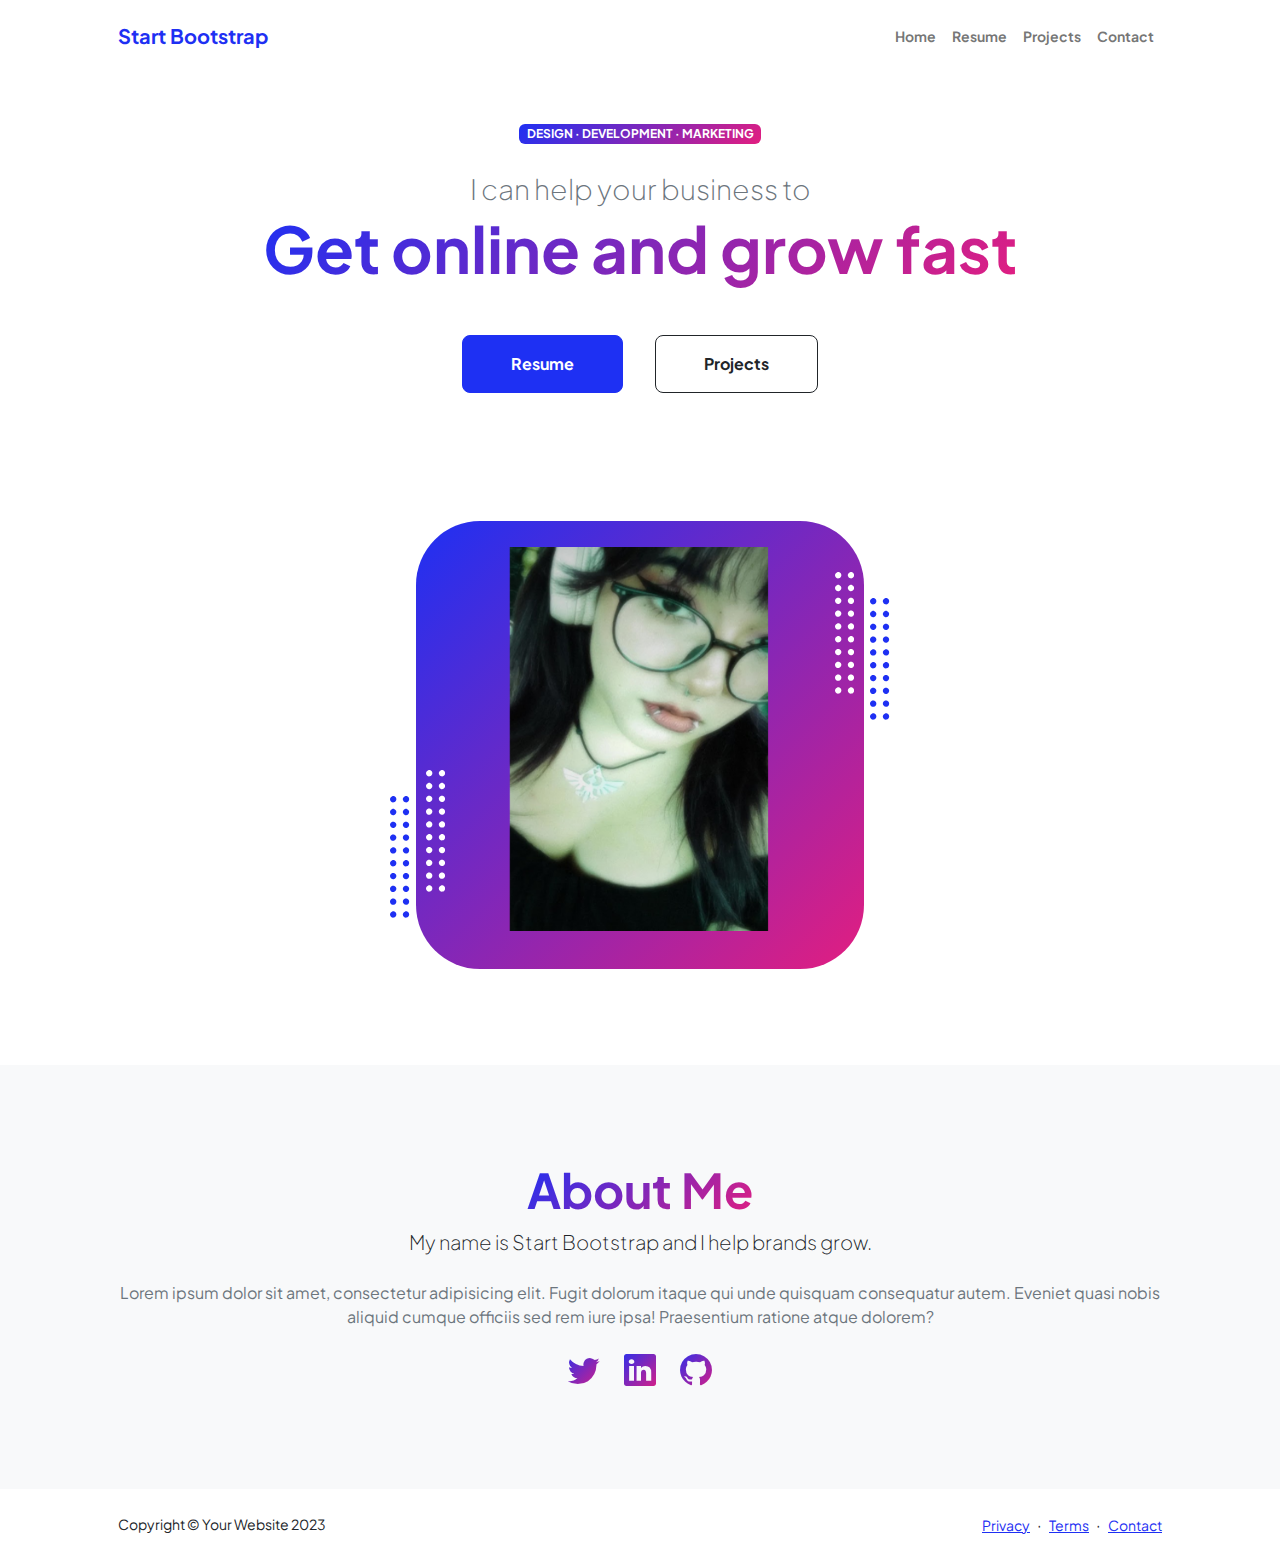
<file: index.html>
<!DOCTYPE html>
<html lang="en">
    <head>
        <meta charset="utf-8" />
        <meta name="viewport" content="width=device-width, initial-scale=1, shrink-to-fit=no" />
        <meta name="description" content="" />
        <meta name="author" content="" />
        <title>Personal - Start Bootstrap Theme</title>
        <!-- Favicon-->
        <link rel="icon" type="image/x-icon" href="assets/favicon.ico" />
        <!-- Custom Google font-->
        <link rel="preconnect" href="https://fonts.googleapis.com" />
        <link rel="preconnect" href="https://fonts.gstatic.com" crossorigin />
        <link href="https://fonts.googleapis.com/css2?family=Plus+Jakarta+Sans:wght@100;200;300;400;500;600;700;800;900&amp;display=swap" rel="stylesheet" />
        <!-- Bootstrap icons-->
        <link href="https://cdn.jsdelivr.net/npm/bootstrap-icons@1.8.1/font/bootstrap-icons.css" rel="stylesheet" />
        <!-- Core theme CSS (includes Bootstrap)-->
        <link href="css/styles.css" rel="stylesheet" />
    </head>
    <body class="d-flex flex-column h-100">
        <main class="flex-shrink-0">
            <!-- Navigation-->
            <nav class="navbar navbar-expand-lg navbar-light bg-white py-3">
                <div class="container px-5">
                    <a class="navbar-brand" href="index.html"><span class="fw-bolder text-primary">Start Bootstrap</span></a>
                    <button class="navbar-toggler" type="button" data-bs-toggle="collapse" data-bs-target="#navbarSupportedContent" aria-controls="navbarSupportedContent" aria-expanded="false" aria-label="Toggle navigation"><span class="navbar-toggler-icon"></span></button>
                    <div class="collapse navbar-collapse" id="navbarSupportedContent">
                        <ul class="navbar-nav ms-auto mb-2 mb-lg-0 small fw-bolder">
                            <li class="nav-item"><a class="nav-link" href="index.html">Home</a></li>
                            <li class="nav-item"><a class="nav-link" href="resume.html">Resume</a></li>
                            <li class="nav-item"><a class="nav-link" href="projects.html">Projects</a></li>
                            <li class="nav-item"><a class="nav-link" href="contact.html">Contact</a></li>
                        </ul>
                    </div>
                </div>
            </nav>
            <!-- Header-->
            <header class="py-5">
                <div class="container px-5 pb-5">
                    <div class="row gx-5 align-items-center">
                        <div class="col-xxl-5">
                            <!-- Header text content-->
                            <div class="text-center text-xxl-start">
                                <div class="badge bg-gradient-primary-to-secondary text-white mb-4"><div class="text-uppercase">Design &middot; Development &middot; Marketing</div></div>
                                <div class="fs-3 fw-light text-muted">I can help your business to</div>
                                <h1 class="display-3 fw-bolder mb-5"><span class="text-gradient d-inline">Get online and grow fast</span></h1>
                                <div class="d-grid gap-3 d-sm-flex justify-content-sm-center justify-content-xxl-start mb-3">
                                    <a class="btn btn-primary btn-lg px-5 py-3 me-sm-3 fs-6 fw-bolder" href="resume.html">Resume</a>
                                    <a class="btn btn-outline-dark btn-lg px-5 py-3 fs-6 fw-bolder" href="projects.html">Projects</a>
                                </div>
                            </div>
                        </div>
                        <div class="col-xxl-7">
                            <!-- Header profile picture-->
                            <div class="d-flex justify-content-center mt-5 mt-xxl-0">
                                <div class="profile bg-gradient-primary-to-secondary">
                                    <!-- TIP: For best results, use a photo with a transparent background like the demo example below-->
                                    <!-- Watch a tutorial on how to do this on YouTube (link)-->
                                    <img class="profile-img" src="assets/profile.png" alt="..." />
                                    <div class="dots-1">
                                        <!-- SVG Dots-->
                                        <svg version="1.1" xmlns="http://www.w3.org/2000/svg" xmlns:xlink="http://www.w3.org/1999/xlink" x="0px" y="0px" viewBox="0 0 191.6 1215.4" style="enable-background: new 0 0 191.6 1215.4" xml:space="preserve">
                                            <g transform="translate(0.000000,1280.000000) scale(0.100000,-0.100000)">
                                                <path d="M227.7,12788.6c-105-35-200-141-222-248c-43-206,163-412,369-369c155,32,275,190,260,339c-11,105-90,213-190,262        C383.7,12801.6,289.7,12808.6,227.7,12788.6z"></path>
                                                <path d="M1507.7,12788.6c-151-50-253-216-222-362c25-119,136-230,254-255c194-41,395,142,375,339c-11,105-90,213-190,262        C1663.7,12801.6,1569.7,12808.6,1507.7,12788.6z"></path>
                                                <path d="M227.7,11508.6c-105-35-200-141-222-248c-43-206,163-412,369-369c155,32,275,190,260,339c-11,105-90,213-190,262        C383.7,11521.6,289.7,11528.6,227.7,11508.6z"></path>
                                                <path d="M1507.7,11508.6c-151-50-253-216-222-362c25-119,136-230,254-255c194-41,395,142,375,339c-11,105-90,213-190,262        C1663.7,11521.6,1569.7,11528.6,1507.7,11508.6z"></path>
                                                <path d="M227.7,10228.6c-105-35-200-141-222-248c-43-206,163-412,369-369c155,32,275,190,260,339c-11,105-90,213-190,262        C383.7,10241.6,289.7,10248.6,227.7,10228.6z"></path>
                                                <path d="M1507.7,10228.6c-105-35-200-141-222-248c-43-206,163-412,369-369c155,32,275,190,260,339c-11,105-90,213-190,262        C1663.7,10241.6,1569.7,10248.6,1507.7,10228.6z"></path>
                                                <path d="M227.7,8948.6c-105-35-200-141-222-248c-43-206,163-412,369-369c155,32,275,190,260,339c-11,105-90,213-190,262        C383.7,8961.6,289.7,8968.6,227.7,8948.6z"></path>
                                                <path d="M1507.7,8948.6c-105-35-200-141-222-248c-43-206,163-412,369-369c155,32,275,190,260,339c-11,105-90,213-190,262        C1663.7,8961.6,1569.7,8968.6,1507.7,8948.6z"></path>
                                                <path d="M227.7,7668.6c-105-35-200-141-222-248c-43-206,163-412,369-369c155,32,275,190,260,339c-11,105-90,213-190,262        C383.7,7681.6,289.7,7688.6,227.7,7668.6z"></path>
                                                <path d="M1507.7,7668.6c-105-35-200-141-222-248c-43-206,163-412,369-369c155,32,275,190,260,339c-11,105-90,213-190,262        C1663.7,7681.6,1569.7,7688.6,1507.7,7668.6z"></path>
                                                <path d="M227.7,6388.6c-105-35-200-141-222-248c-43-206,163-412,369-369c155,32,275,190,260,339c-11,105-90,213-190,262        C383.7,6401.6,289.7,6408.6,227.7,6388.6z"></path>
                                                <path d="M1507.7,6388.6c-105-35-200-141-222-248c-43-206,163-412,369-369c155,32,275,190,260,339c-11,105-90,213-190,262        C1663.7,6401.6,1569.7,6408.6,1507.7,6388.6z"></path>
                                                <path d="M227.7,5108.6c-105-35-200-141-222-248c-43-206,163-412,369-369c155,32,275,190,260,339c-11,105-90,213-190,262        C383.7,5121.6,289.7,5128.6,227.7,5108.6z"></path>
                                                <path d="M1507.7,5108.6c-105-35-200-141-222-248c-43-206,163-412,369-369c155,32,275,190,260,339c-11,105-90,213-190,262        C1663.7,5121.6,1569.7,5128.6,1507.7,5108.6z"></path>
                                                <path d="M227.7,3828.6c-105-35-200-141-222-248c-43-206,163-412,369-369c155,32,275,190,260,339c-11,105-90,213-190,262        C383.7,3841.6,289.7,3848.6,227.7,3828.6z"></path>
                                                <path d="M1507.7,3828.6c-105-35-200-141-222-248c-43-206,163-412,369-369c155,32,275,190,260,339c-11,105-90,213-190,262        C1663.7,3841.6,1569.7,3848.6,1507.7,3828.6z"></path>
                                                <path d="M227.7,2548.6c-105-35-200-141-222-248c-43-206,163-412,369-369c155,32,275,190,260,339c-11,105-90,213-190,262        C383.7,2561.6,289.7,2568.6,227.7,2548.6z"></path>
                                                <path d="M1507.7,2548.6c-105-35-200-141-222-248c-43-206,163-412,369-369c155,32,275,190,260,339c-11,105-90,213-190,262        C1663.7,2561.6,1569.7,2568.6,1507.7,2548.6z"></path>
                                                <path d="M227.7,1268.6c-105-35-200-141-222-248c-43-206,163-412,369-369c155,32,275,190,260,339c-11,105-90,213-190,262        C383.7,1281.6,289.7,1288.6,227.7,1268.6z"></path>
                                                <path d="M1507.7,1268.6c-105-35-200-141-222-248c-43-206,163-412,369-369c155,32,275,190,260,339c-11,105-90,213-190,262        C1663.7,1281.6,1569.7,1288.6,1507.7,1268.6z"></path>
                                            </g>
                                        </svg>
                                        <!-- END of SVG dots-->
                                    </div>
                                    <div class="dots-2">
                                        <!-- SVG Dots-->
                                        <svg version="1.1" xmlns="http://www.w3.org/2000/svg" xmlns:xlink="http://www.w3.org/1999/xlink" x="0px" y="0px" viewBox="0 0 191.6 1215.4" style="enable-background: new 0 0 191.6 1215.4" xml:space="preserve">
                                            <g transform="translate(0.000000,1280.000000) scale(0.100000,-0.100000)">
                                                <path d="M227.7,12788.6c-105-35-200-141-222-248c-43-206,163-412,369-369c155,32,275,190,260,339c-11,105-90,213-190,262        C383.7,12801.6,289.7,12808.6,227.7,12788.6z"></path>
                                                <path d="M1507.7,12788.6c-151-50-253-216-222-362c25-119,136-230,254-255c194-41,395,142,375,339c-11,105-90,213-190,262        C1663.7,12801.6,1569.7,12808.6,1507.7,12788.6z"></path>
                                                <path d="M227.7,11508.6c-105-35-200-141-222-248c-43-206,163-412,369-369c155,32,275,190,260,339c-11,105-90,213-190,262        C383.7,11521.6,289.7,11528.6,227.7,11508.6z"></path>
                                                <path d="M1507.7,11508.6c-151-50-253-216-222-362c25-119,136-230,254-255c194-41,395,142,375,339c-11,105-90,213-190,262        C1663.7,11521.6,1569.7,11528.6,1507.7,11508.6z"></path>
                                                <path d="M227.7,10228.6c-105-35-200-141-222-248c-43-206,163-412,369-369c155,32,275,190,260,339c-11,105-90,213-190,262        C383.7,10241.6,289.7,10248.6,227.7,10228.6z"></path>
                                                <path d="M1507.7,10228.6c-105-35-200-141-222-248c-43-206,163-412,369-369c155,32,275,190,260,339c-11,105-90,213-190,262        C1663.7,10241.6,1569.7,10248.6,1507.7,10228.6z"></path>
                                                <path d="M227.7,8948.6c-105-35-200-141-222-248c-43-206,163-412,369-369c155,32,275,190,260,339c-11,105-90,213-190,262        C383.7,8961.6,289.7,8968.6,227.7,8948.6z"></path>
                                                <path d="M1507.7,8948.6c-105-35-200-141-222-248c-43-206,163-412,369-369c155,32,275,190,260,339c-11,105-90,213-190,262        C1663.7,8961.6,1569.7,8968.6,1507.7,8948.6z"></path>
                                                <path d="M227.7,7668.6c-105-35-200-141-222-248c-43-206,163-412,369-369c155,32,275,190,260,339c-11,105-90,213-190,262        C383.7,7681.6,289.7,7688.6,227.7,7668.6z"></path>
                                                <path d="M1507.7,7668.6c-105-35-200-141-222-248c-43-206,163-412,369-369c155,32,275,190,260,339c-11,105-90,213-190,262        C1663.7,7681.6,1569.7,7688.6,1507.7,7668.6z"></path>
                                                <path d="M227.7,6388.6c-105-35-200-141-222-248c-43-206,163-412,369-369c155,32,275,190,260,339c-11,105-90,213-190,262        C383.7,6401.6,289.7,6408.6,227.7,6388.6z"></path>
                                                <path d="M1507.7,6388.6c-105-35-200-141-222-248c-43-206,163-412,369-369c155,32,275,190,260,339c-11,105-90,213-190,262        C1663.7,6401.6,1569.7,6408.6,1507.7,6388.6z"></path>
                                                <path d="M227.7,5108.6c-105-35-200-141-222-248c-43-206,163-412,369-369c155,32,275,190,260,339c-11,105-90,213-190,262        C383.7,5121.6,289.7,5128.6,227.7,5108.6z"></path>
                                                <path d="M1507.7,5108.6c-105-35-200-141-222-248c-43-206,163-412,369-369c155,32,275,190,260,339c-11,105-90,213-190,262        C1663.7,5121.6,1569.7,5128.6,1507.7,5108.6z"></path>
                                                <path d="M227.7,3828.6c-105-35-200-141-222-248c-43-206,163-412,369-369c155,32,275,190,260,339c-11,105-90,213-190,262        C383.7,3841.6,289.7,3848.6,227.7,3828.6z"></path>
                                                <path d="M1507.7,3828.6c-105-35-200-141-222-248c-43-206,163-412,369-369c155,32,275,190,260,339c-11,105-90,213-190,262        C1663.7,3841.6,1569.7,3848.6,1507.7,3828.6z"></path>
                                                <path d="M227.7,2548.6c-105-35-200-141-222-248c-43-206,163-412,369-369c155,32,275,190,260,339c-11,105-90,213-190,262        C383.7,2561.6,289.7,2568.6,227.7,2548.6z"></path>
                                                <path d="M1507.7,2548.6c-105-35-200-141-222-248c-43-206,163-412,369-369c155,32,275,190,260,339c-11,105-90,213-190,262        C1663.7,2561.6,1569.7,2568.6,1507.7,2548.6z"></path>
                                                <path d="M227.7,1268.6c-105-35-200-141-222-248c-43-206,163-412,369-369c155,32,275,190,260,339c-11,105-90,213-190,262        C383.7,1281.6,289.7,1288.6,227.7,1268.6z"></path>
                                                <path d="M1507.7,1268.6c-105-35-200-141-222-248c-43-206,163-412,369-369c155,32,275,190,260,339c-11,105-90,213-190,262        C1663.7,1281.6,1569.7,1288.6,1507.7,1268.6z"></path>
                                            </g>
                                        </svg>
                                        <!-- END of SVG dots-->
                                    </div>
                                    <div class="dots-3">
                                        <!-- SVG Dots-->
                                        <svg version="1.1" xmlns="http://www.w3.org/2000/svg" xmlns:xlink="http://www.w3.org/1999/xlink" x="0px" y="0px" viewBox="0 0 191.6 1215.4" style="enable-background: new 0 0 191.6 1215.4" xml:space="preserve">
                                            <g transform="translate(0.000000,1280.000000) scale(0.100000,-0.100000)">
                                                <path d="M227.7,12788.6c-105-35-200-141-222-248c-43-206,163-412,369-369c155,32,275,190,260,339c-11,105-90,213-190,262        C383.7,12801.6,289.7,12808.6,227.7,12788.6z"></path>
                                                <path d="M1507.7,12788.6c-151-50-253-216-222-362c25-119,136-230,254-255c194-41,395,142,375,339c-11,105-90,213-190,262        C1663.7,12801.6,1569.7,12808.6,1507.7,12788.6z"></path>
                                                <path d="M227.7,11508.6c-105-35-200-141-222-248c-43-206,163-412,369-369c155,32,275,190,260,339c-11,105-90,213-190,262        C383.7,11521.6,289.7,11528.6,227.7,11508.6z"></path>
                                                <path d="M1507.7,11508.6c-151-50-253-216-222-362c25-119,136-230,254-255c194-41,395,142,375,339c-11,105-90,213-190,262        C1663.7,11521.6,1569.7,11528.6,1507.7,11508.6z"></path>
                                                <path d="M227.7,10228.6c-105-35-200-141-222-248c-43-206,163-412,369-369c155,32,275,190,260,339c-11,105-90,213-190,262        C383.7,10241.6,289.7,10248.6,227.7,10228.6z"></path>
                                                <path d="M1507.7,10228.6c-105-35-200-141-222-248c-43-206,163-412,369-369c155,32,275,190,260,339c-11,105-90,213-190,262        C1663.7,10241.6,1569.7,10248.6,1507.7,10228.6z"></path>
                                                <path d="M227.7,8948.6c-105-35-200-141-222-248c-43-206,163-412,369-369c155,32,275,190,260,339c-11,105-90,213-190,262        C383.7,8961.6,289.7,8968.6,227.7,8948.6z"></path>
                                                <path d="M1507.7,8948.6c-105-35-200-141-222-248c-43-206,163-412,369-369c155,32,275,190,260,339c-11,105-90,213-190,262        C1663.7,8961.6,1569.7,8968.6,1507.7,8948.6z"></path>
                                                <path d="M227.7,7668.6c-105-35-200-141-222-248c-43-206,163-412,369-369c155,32,275,190,260,339c-11,105-90,213-190,262        C383.7,7681.6,289.7,7688.6,227.7,7668.6z"></path>
                                                <path d="M1507.7,7668.6c-105-35-200-141-222-248c-43-206,163-412,369-369c155,32,275,190,260,339c-11,105-90,213-190,262        C1663.7,7681.6,1569.7,7688.6,1507.7,7668.6z"></path>
                                                <path d="M227.7,6388.6c-105-35-200-141-222-248c-43-206,163-412,369-369c155,32,275,190,260,339c-11,105-90,213-190,262        C383.7,6401.6,289.7,6408.6,227.7,6388.6z"></path>
                                                <path d="M1507.7,6388.6c-105-35-200-141-222-248c-43-206,163-412,369-369c155,32,275,190,260,339c-11,105-90,213-190,262        C1663.7,6401.6,1569.7,6408.6,1507.7,6388.6z"></path>
                                                <path d="M227.7,5108.6c-105-35-200-141-222-248c-43-206,163-412,369-369c155,32,275,190,260,339c-11,105-90,213-190,262        C383.7,5121.6,289.7,5128.6,227.7,5108.6z"></path>
                                                <path d="M1507.7,5108.6c-105-35-200-141-222-248c-43-206,163-412,369-369c155,32,275,190,260,339c-11,105-90,213-190,262        C1663.7,5121.6,1569.7,5128.6,1507.7,5108.6z"></path>
                                                <path d="M227.7,3828.6c-105-35-200-141-222-248c-43-206,163-412,369-369c155,32,275,190,260,339c-11,105-90,213-190,262        C383.7,3841.6,289.7,3848.6,227.7,3828.6z"></path>
                                                <path d="M1507.7,3828.6c-105-35-200-141-222-248c-43-206,163-412,369-369c155,32,275,190,260,339c-11,105-90,213-190,262        C1663.7,3841.6,1569.7,3848.6,1507.7,3828.6z"></path>
                                                <path d="M227.7,2548.6c-105-35-200-141-222-248c-43-206,163-412,369-369c155,32,275,190,260,339c-11,105-90,213-190,262        C383.7,2561.6,289.7,2568.6,227.7,2548.6z"></path>
                                                <path d="M1507.7,2548.6c-105-35-200-141-222-248c-43-206,163-412,369-369c155,32,275,190,260,339c-11,105-90,213-190,262        C1663.7,2561.6,1569.7,2568.6,1507.7,2548.6z"></path>
                                                <path d="M227.7,1268.6c-105-35-200-141-222-248c-43-206,163-412,369-369c155,32,275,190,260,339c-11,105-90,213-190,262        C383.7,1281.6,289.7,1288.6,227.7,1268.6z"></path>
                                                <path d="M1507.7,1268.6c-105-35-200-141-222-248c-43-206,163-412,369-369c155,32,275,190,260,339c-11,105-90,213-190,262        C1663.7,1281.6,1569.7,1288.6,1507.7,1268.6z"></path>
                                            </g>
                                        </svg>
                                        <!-- END of SVG dots-->
                                    </div>
                                    <div class="dots-4">
                                        <!-- SVG Dots-->
                                        <svg version="1.1" xmlns="http://www.w3.org/2000/svg" xmlns:xlink="http://www.w3.org/1999/xlink" x="0px" y="0px" viewBox="0 0 191.6 1215.4" style="enable-background: new 0 0 191.6 1215.4" xml:space="preserve">
                                            <g transform="translate(0.000000,1280.000000) scale(0.100000,-0.100000)">
                                                <path d="M227.7,12788.6c-105-35-200-141-222-248c-43-206,163-412,369-369c155,32,275,190,260,339c-11,105-90,213-190,262        C383.7,12801.6,289.7,12808.6,227.7,12788.6z"></path>
                                                <path d="M1507.7,12788.6c-151-50-253-216-222-362c25-119,136-230,254-255c194-41,395,142,375,339c-11,105-90,213-190,262        C1663.7,12801.6,1569.7,12808.6,1507.7,12788.6z"></path>
                                                <path d="M227.7,11508.6c-105-35-200-141-222-248c-43-206,163-412,369-369c155,32,275,190,260,339c-11,105-90,213-190,262        C383.7,11521.6,289.7,11528.6,227.7,11508.6z"></path>
                                                <path d="M1507.7,11508.6c-151-50-253-216-222-362c25-119,136-230,254-255c194-41,395,142,375,339c-11,105-90,213-190,262        C1663.7,11521.6,1569.7,11528.6,1507.7,11508.6z"></path>
                                                <path d="M227.7,10228.6c-105-35-200-141-222-248c-43-206,163-412,369-369c155,32,275,190,260,339c-11,105-90,213-190,262        C383.7,10241.6,289.7,10248.6,227.7,10228.6z"></path>
                                                <path d="M1507.7,10228.6c-105-35-200-141-222-248c-43-206,163-412,369-369c155,32,275,190,260,339c-11,105-90,213-190,262        C1663.7,10241.6,1569.7,10248.6,1507.7,10228.6z"></path>
                                                <path d="M227.7,8948.6c-105-35-200-141-222-248c-43-206,163-412,369-369c155,32,275,190,260,339c-11,105-90,213-190,262        C383.7,8961.6,289.7,8968.6,227.7,8948.6z"></path>
                                                <path d="M1507.7,8948.6c-105-35-200-141-222-248c-43-206,163-412,369-369c155,32,275,190,260,339c-11,105-90,213-190,262        C1663.7,8961.6,1569.7,8968.6,1507.7,8948.6z"></path>
                                                <path d="M227.7,7668.6c-105-35-200-141-222-248c-43-206,163-412,369-369c155,32,275,190,260,339c-11,105-90,213-190,262        C383.7,7681.6,289.7,7688.6,227.7,7668.6z"></path>
                                                <path d="M1507.7,7668.6c-105-35-200-141-222-248c-43-206,163-412,369-369c155,32,275,190,260,339c-11,105-90,213-190,262        C1663.7,7681.6,1569.7,7688.6,1507.7,7668.6z"></path>
                                                <path d="M227.7,6388.6c-105-35-200-141-222-248c-43-206,163-412,369-369c155,32,275,190,260,339c-11,105-90,213-190,262        C383.7,6401.6,289.7,6408.6,227.7,6388.6z"></path>
                                                <path d="M1507.7,6388.6c-105-35-200-141-222-248c-43-206,163-412,369-369c155,32,275,190,260,339c-11,105-90,213-190,262        C1663.7,6401.6,1569.7,6408.6,1507.7,6388.6z"></path>
                                                <path d="M227.7,5108.6c-105-35-200-141-222-248c-43-206,163-412,369-369c155,32,275,190,260,339c-11,105-90,213-190,262        C383.7,5121.6,289.7,5128.6,227.7,5108.6z"></path>
                                                <path d="M1507.7,5108.6c-105-35-200-141-222-248c-43-206,163-412,369-369c155,32,275,190,260,339c-11,105-90,213-190,262        C1663.7,5121.6,1569.7,5128.6,1507.7,5108.6z"></path>
                                                <path d="M227.7,3828.6c-105-35-200-141-222-248c-43-206,163-412,369-369c155,32,275,190,260,339c-11,105-90,213-190,262        C383.7,3841.6,289.7,3848.6,227.7,3828.6z"></path>
                                                <path d="M1507.7,3828.6c-105-35-200-141-222-248c-43-206,163-412,369-369c155,32,275,190,260,339c-11,105-90,213-190,262        C1663.7,3841.6,1569.7,3848.6,1507.7,3828.6z"></path>
                                                <path d="M227.7,2548.6c-105-35-200-141-222-248c-43-206,163-412,369-369c155,32,275,190,260,339c-11,105-90,213-190,262        C383.7,2561.6,289.7,2568.6,227.7,2548.6z"></path>
                                                <path d="M1507.7,2548.6c-105-35-200-141-222-248c-43-206,163-412,369-369c155,32,275,190,260,339c-11,105-90,213-190,262        C1663.7,2561.6,1569.7,2568.6,1507.7,2548.6z"></path>
                                                <path d="M227.7,1268.6c-105-35-200-141-222-248c-43-206,163-412,369-369c155,32,275,190,260,339c-11,105-90,213-190,262        C383.7,1281.6,289.7,1288.6,227.7,1268.6z"></path>
                                                <path d="M1507.7,1268.6c-105-35-200-141-222-248c-43-206,163-412,369-369c155,32,275,190,260,339c-11,105-90,213-190,262        C1663.7,1281.6,1569.7,1288.6,1507.7,1268.6z"></path>
                                            </g>
                                        </svg>
                                        <!-- END of SVG dots-->
                                    </div>
                                </div>
                            </div>
                        </div>
                    </div>
                </div>
            </header>
            <!-- About Section-->
            <section class="bg-light py-5">
                <div class="container px-5">
                    <div class="row gx-5 justify-content-center">
                        <div class="col-xxl-8">
                            <div class="text-center my-5">
                                <h2 class="display-5 fw-bolder"><span class="text-gradient d-inline">About Me</span></h2>
                                <p class="lead fw-light mb-4">My name is Start Bootstrap and I help brands grow.</p>
                                <p class="text-muted">Lorem ipsum dolor sit amet, consectetur adipisicing elit. Fugit dolorum itaque qui unde quisquam consequatur autem. Eveniet quasi nobis aliquid cumque officiis sed rem iure ipsa! Praesentium ratione atque dolorem?</p>
                                <div class="d-flex justify-content-center fs-2 gap-4">
                                    <a class="text-gradient" href="#!"><i class="bi bi-twitter"></i></a>
                                    <a class="text-gradient" href="#!"><i class="bi bi-linkedin"></i></a>
                                    <a class="text-gradient" href="#!"><i class="bi bi-github"></i></a>
                                </div>
                            </div>
                        </div>
                    </div>
                </div>
            </section>
        </main>
        <!-- Footer-->
        <footer class="bg-white py-4 mt-auto">
            <div class="container px-5">
                <div class="row align-items-center justify-content-between flex-column flex-sm-row">
                    <div class="col-auto"><div class="small m-0">Copyright &copy; Your Website 2023</div></div>
                    <div class="col-auto">
                        <a class="small" href="#!">Privacy</a>
                        <span class="mx-1">&middot;</span>
                        <a class="small" href="#!">Terms</a>
                        <span class="mx-1">&middot;</span>
                        <a class="small" href="#!">Contact</a>
                    </div>
                </div>
            </div>
        </footer>
        <!-- Bootstrap core JS-->
        <script src="https://cdn.jsdelivr.net/npm/bootstrap@5.2.3/dist/js/bootstrap.bundle.min.js"></script>
        <!-- Core theme JS-->
        <script src="js/scripts.js"></script>
    </body>
</html>
</file>
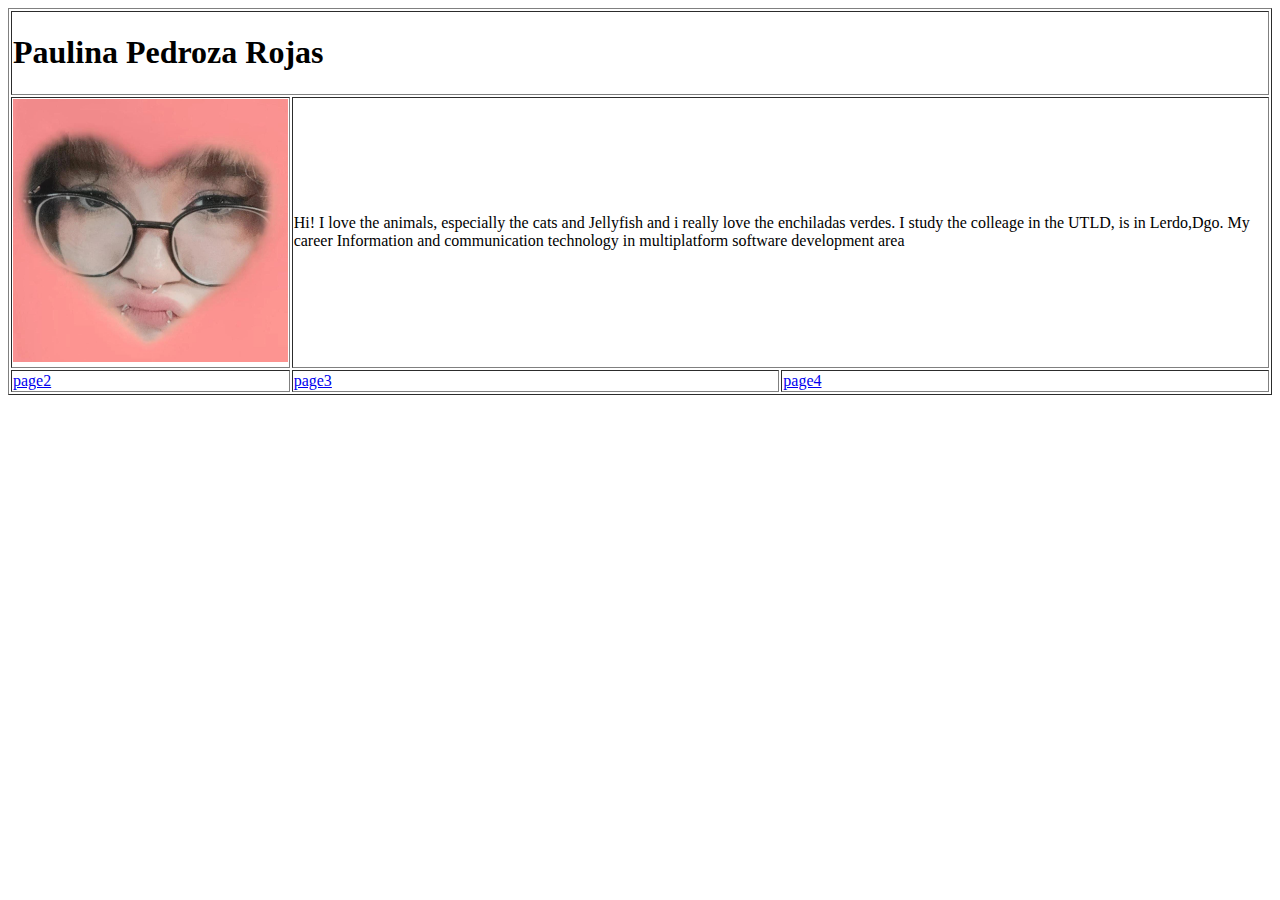
<file: Proyects/Homework1/index.html>
<!DOCTYPE html>
<html lang="en">
<head>
    <meta charset="UTF-8">
    <meta name="viewport" content="width=device-width, initial-scale=1.0">
    <title>My official page</title>
</head>
<body>
    <table border="1px" width="100%">
        <tr>
          <td colspan="3">
            <h1>Paulina Pedroza Rojas</h1>
          </td>
        </tr>
        <tr>
          <td width="20%"><img src="images/yope.jpg" alt="" width="100%"></td>
          <td width="70%" colspan="2">Hi! I love the animals, especially the cats and Jellyfish
             and i really love the enchiladas verdes.
            I study the colleage in the UTLD, is in Lerdo,Dgo.
            My career Information and communication technology in multiplatform software development area
          </td>
        </tr>
        <tr>
          <td><a href="page2.html">page2</a></td>
          <td><a href="page3.html">page3</a></td>
          <td><a href="./Web/page4.html">page4</a></td>
        </tr>
      </table>
</body>
</html>
</file>
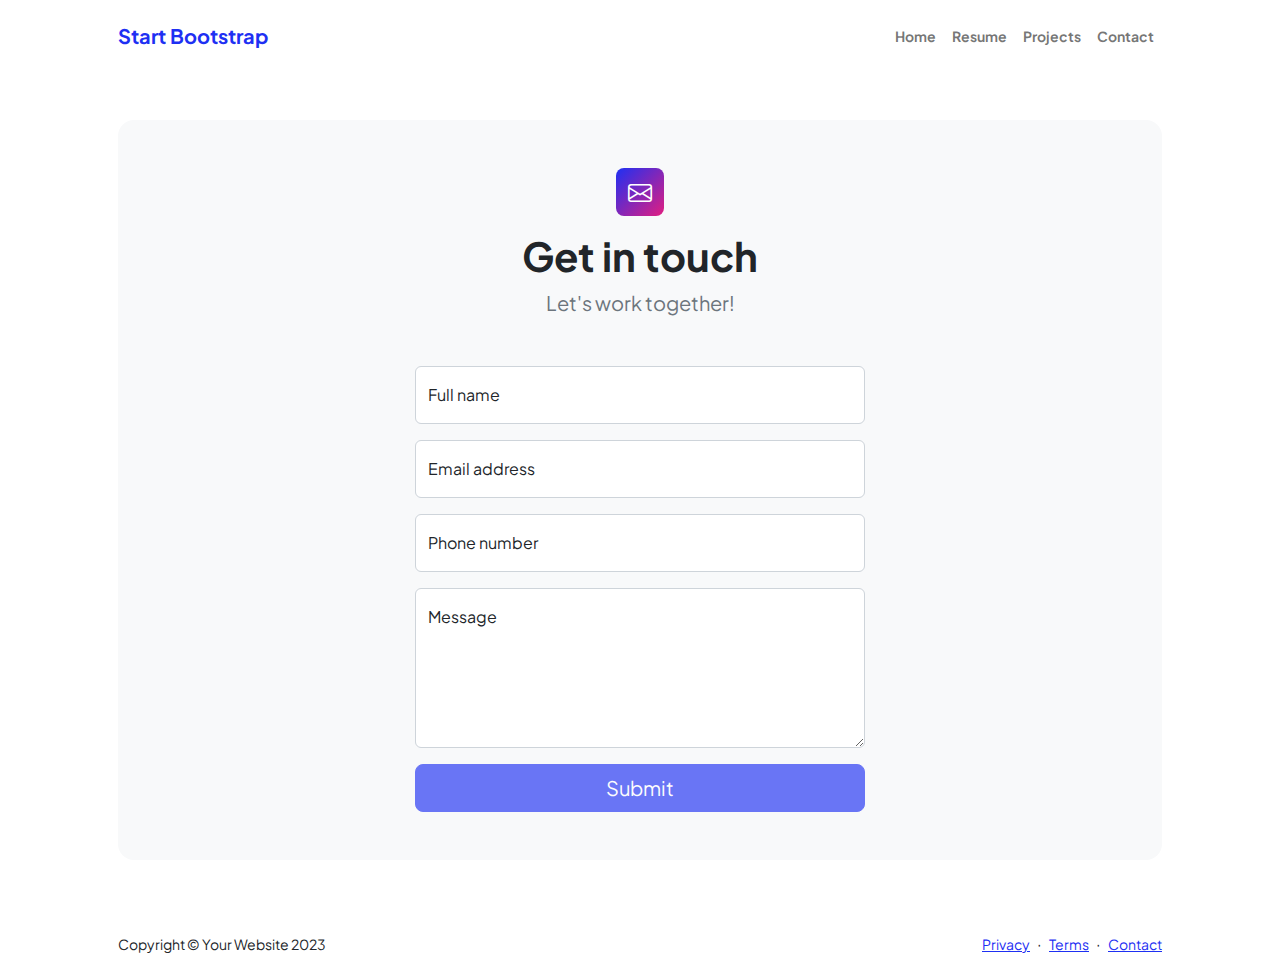
<file: contact.html>
<!DOCTYPE html>
<html lang="en">
    <head>
        <meta charset="utf-8" />
        <meta name="viewport" content="width=device-width, initial-scale=1, shrink-to-fit=no" />
        <meta name="description" content />
        <meta name="author" content />
        <title>Modern Business - Start Bootstrap Template</title>
        <!-- Favicon-->
        <link rel="icon" type="image/x-icon" href="assets/favicon.ico" />
        <!-- Custom Google font-->
        <link rel="preconnect" href="https://fonts.googleapis.com" />
        <link rel="preconnect" href="https://fonts.gstatic.com" crossorigin />
        <link href="https://fonts.googleapis.com/css2?family=Plus+Jakarta+Sans:wght@100;200;300;400;500;600;700;800;900&amp;display=swap" rel="stylesheet" />
        <!-- Bootstrap icons-->
        <link href="https://cdn.jsdelivr.net/npm/bootstrap-icons@1.8.1/font/bootstrap-icons.css" rel="stylesheet" />
        <!-- Core theme CSS (includes Bootstrap)-->
        <link href="css/styles.css" rel="stylesheet" />
    </head>
    <body class="d-flex flex-column">
        <main class="flex-shrink-0">
            <!-- Navigation-->
            <nav class="navbar navbar-expand-lg navbar-light bg-white py-3">
                <div class="container px-5">
                    <a class="navbar-brand" href="index.html"><span class="fw-bolder text-primary">Start Bootstrap</span></a>
                    <button class="navbar-toggler" type="button" data-bs-toggle="collapse" data-bs-target="#navbarSupportedContent" aria-controls="navbarSupportedContent" aria-expanded="false" aria-label="Toggle navigation"><span class="navbar-toggler-icon"></span></button>
                    <div class="collapse navbar-collapse" id="navbarSupportedContent">
                        <ul class="navbar-nav ms-auto mb-2 mb-lg-0 small fw-bolder">
                            <li class="nav-item"><a class="nav-link" href="index.html">Home</a></li>
                            <li class="nav-item"><a class="nav-link" href="resume.html">Resume</a></li>
                            <li class="nav-item"><a class="nav-link" href="projects.html">Projects</a></li>
                            <li class="nav-item"><a class="nav-link" href="contact.html">Contact</a></li>
                        </ul>
                    </div>
                </div>
            </nav>
            <!-- Page content-->
            <section class="py-5">
                <div class="container px-5">
                    <!-- Contact form-->
                    <div class="bg-light rounded-4 py-5 px-4 px-md-5">
                        <div class="text-center mb-5">
                            <div class="feature bg-primary bg-gradient-primary-to-secondary text-white rounded-3 mb-3"><i class="bi bi-envelope"></i></div>
                            <h1 class="fw-bolder">Get in touch</h1>
                            <p class="lead fw-normal text-muted mb-0">Let's work together!</p>
                        </div>
                        <div class="row gx-5 justify-content-center">
                            <div class="col-lg-8 col-xl-6">
                                <!-- * * * * * * * * * * * * * * *-->
                                <!-- * * SB Forms Contact Form * *-->
                                <!-- * * * * * * * * * * * * * * *-->
                                <!-- This form is pre-integrated with SB Forms.-->
                                <!-- To make this form functional, sign up at-->
                                <!-- https://startbootstrap.com/solution/contact-forms-->
                                <!-- to get an API token!-->
                                <form id="contactForm" data-sb-form-api-token="API_TOKEN">
                                    <!-- Name input-->
                                    <div class="form-floating mb-3">
                                        <input class="form-control" id="name" type="text" placeholder="Enter your name..." data-sb-validations="required" />
                                        <label for="name">Full name</label>
                                        <div class="invalid-feedback" data-sb-feedback="name:required">A name is required.</div>
                                    </div>
                                    <!-- Email address input-->
                                    <div class="form-floating mb-3">
                                        <input class="form-control" id="email" type="email" placeholder="name@example.com" data-sb-validations="required,email" />
                                        <label for="email">Email address</label>
                                        <div class="invalid-feedback" data-sb-feedback="email:required">An email is required.</div>
                                        <div class="invalid-feedback" data-sb-feedback="email:email">Email is not valid.</div>
                                    </div>
                                    <!-- Phone number input-->
                                    <div class="form-floating mb-3">
                                        <input class="form-control" id="phone" type="tel" placeholder="(123) 456-7890" data-sb-validations="required" />
                                        <label for="phone">Phone number</label>
                                        <div class="invalid-feedback" data-sb-feedback="phone:required">A phone number is required.</div>
                                    </div>
                                    <!-- Message input-->
                                    <div class="form-floating mb-3">
                                        <textarea class="form-control" id="message" type="text" placeholder="Enter your message here..." style="height: 10rem" data-sb-validations="required"></textarea>
                                        <label for="message">Message</label>
                                        <div class="invalid-feedback" data-sb-feedback="message:required">A message is required.</div>
                                    </div>
                                    <!-- Submit success message-->
                                    <!---->
                                    <!-- This is what your users will see when the form-->
                                    <!-- has successfully submitted-->
                                    <div class="d-none" id="submitSuccessMessage">
                                        <div class="text-center mb-3">
                                            <div class="fw-bolder">Form submission successful!</div>
                                            To activate this form, sign up at
                                            <br />
                                            <a href="https://startbootstrap.com/solution/contact-forms">https://startbootstrap.com/solution/contact-forms</a>
                                        </div>
                                    </div>
                                    <!-- Submit error message-->
                                    <!---->
                                    <!-- This is what your users will see when there is-->
                                    <!-- an error submitting the form-->
                                    <div class="d-none" id="submitErrorMessage"><div class="text-center text-danger mb-3">Error sending message!</div></div>
                                    <!-- Submit Button-->
                                    <div class="d-grid"><button class="btn btn-primary btn-lg disabled" id="submitButton" type="submit">Submit</button></div>
                                </form>
                            </div>
                        </div>
                    </div>
                </div>
            </section>
        </main>
        <!-- Footer-->
        <footer class="bg-white py-4 mt-auto">
            <div class="container px-5">
                <div class="row align-items-center justify-content-between flex-column flex-sm-row">
                    <div class="col-auto"><div class="small m-0">Copyright &copy; Your Website 2023</div></div>
                    <div class="col-auto">
                        <a class="small" href="#!">Privacy</a>
                        <span class="mx-1">&middot;</span>
                        <a class="small" href="#!">Terms</a>
                        <span class="mx-1">&middot;</span>
                        <a class="small" href="#!">Contact</a>
                    </div>
                </div>
            </div>
        </footer>
        <!-- Bootstrap core JS-->
        <script src="https://cdn.jsdelivr.net/npm/bootstrap@5.2.3/dist/js/bootstrap.bundle.min.js"></script>
        <!-- Core theme JS-->
        <script src="js/scripts.js"></script>
        <!-- * * * * * * * * * * * * * * * * * * * * * * * * * * * * * * * * * * * * * * * *-->
        <!-- * *                               SB Forms JS                               * *-->
        <!-- * * Activate your form at https://startbootstrap.com/solution/contact-forms * *-->
        <!-- * * * * * * * * * * * * * * * * * * * * * * * * * * * * * * * * * * * * * * * *-->
        <script src="https://cdn.startbootstrap.com/sb-forms-latest.js"></script>
    </body>
</html>
</file>
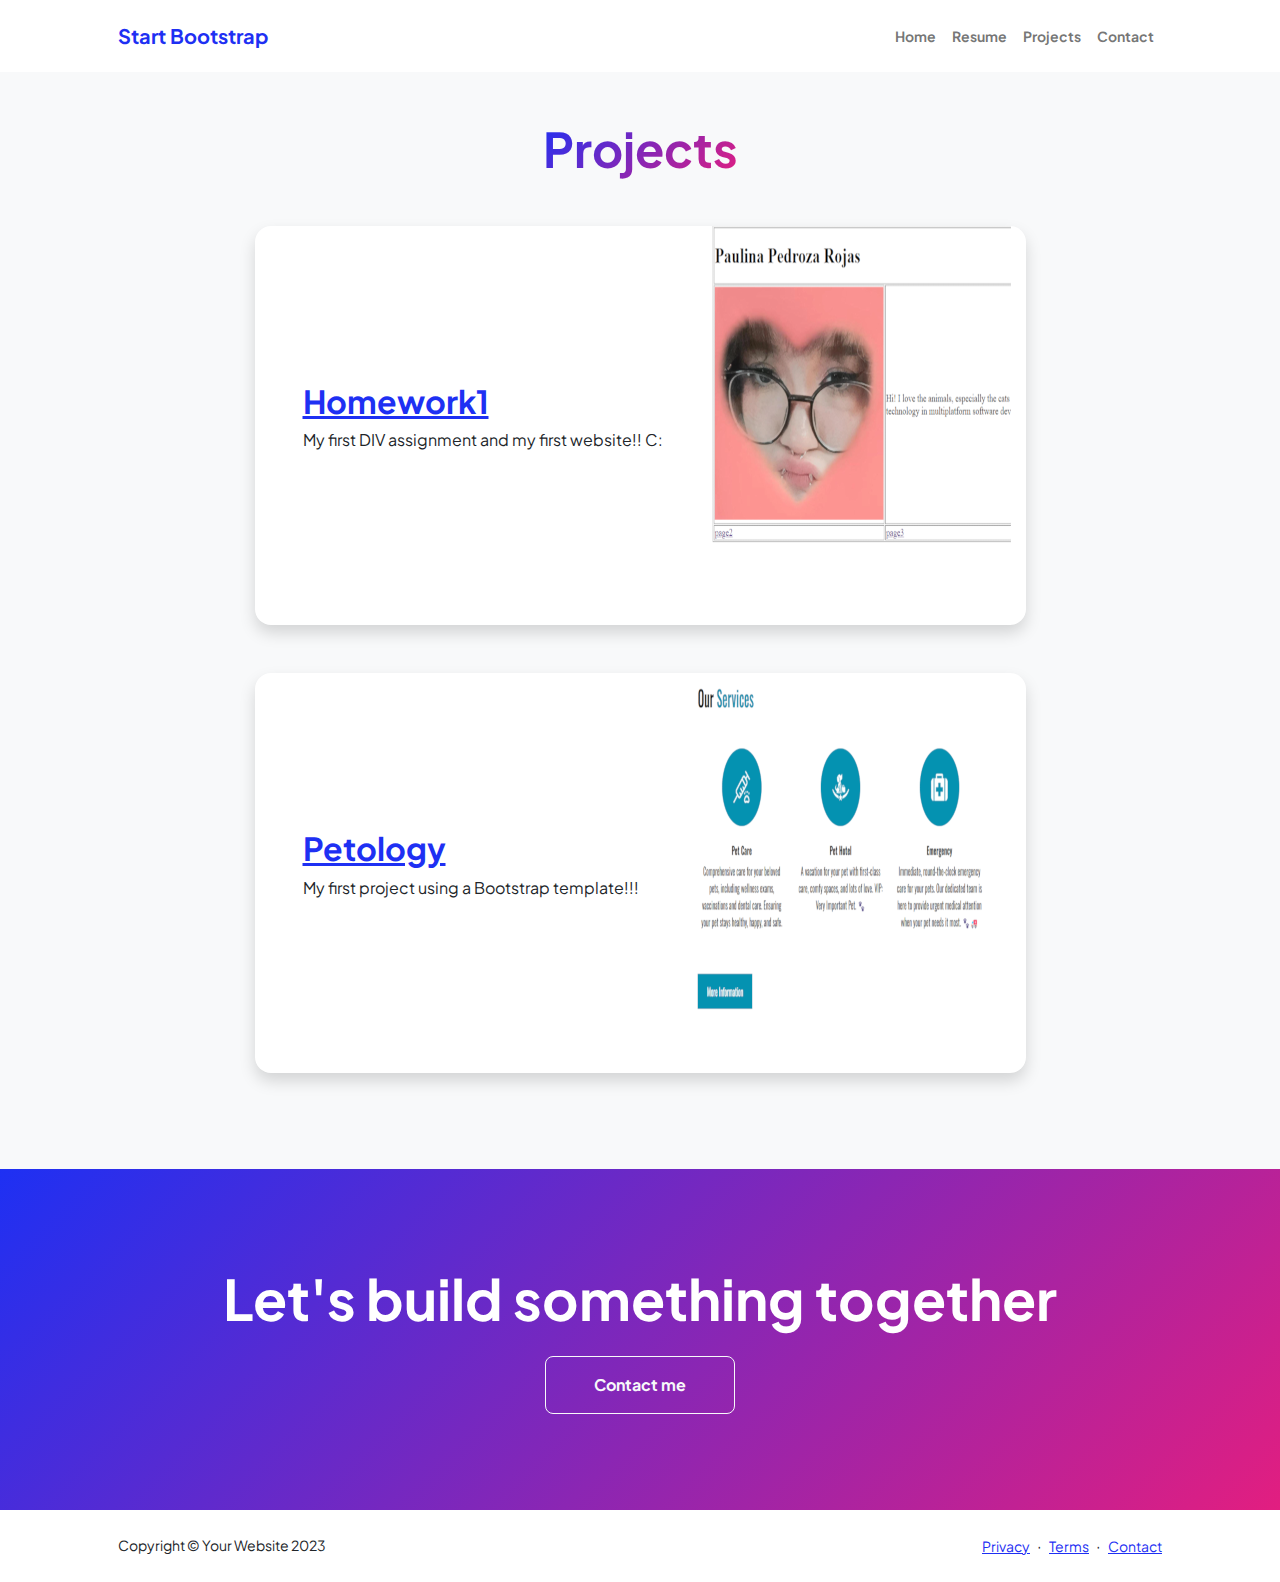
<file: projects.html>
<!DOCTYPE html>
<html lang="en">
    <head>
        <meta charset="utf-8" />
        <meta name="viewport" content="width=device-width, initial-scale=1, shrink-to-fit=no" />
        <meta name="description" content="" />
        <meta name="author" content="" />
        <title>Modern Business - Start Bootstrap Template</title>
        <!-- Favicon-->
        <link rel="icon" type="image/x-icon" href="assets/favicon.ico" />
        <!-- Custom Google font-->
        <link rel="preconnect" href="https://fonts.googleapis.com" />
        <link rel="preconnect" href="https://fonts.gstatic.com" crossorigin />
        <link href="https://fonts.googleapis.com/css2?family=Plus+Jakarta+Sans:wght@100;200;300;400;500;600;700;800;900&amp;display=swap" rel="stylesheet" />
        <!-- Bootstrap icons-->
        <link href="https://cdn.jsdelivr.net/npm/bootstrap-icons@1.8.1/font/bootstrap-icons.css" rel="stylesheet" />
        <!-- Core theme CSS (includes Bootstrap)-->
        <link href="css/styles.css" rel="stylesheet" />
    </head>
    <body class="d-flex flex-column h-100 bg-light">
        <main class="flex-shrink-0">
            <!-- Navigation-->
            <nav class="navbar navbar-expand-lg navbar-light bg-white py-3">
                <div class="container px-5">
                    <a class="navbar-brand" href="index.html"><span class="fw-bolder text-primary">Start Bootstrap</span></a>
                    <button class="navbar-toggler" type="button" data-bs-toggle="collapse" data-bs-target="#navbarSupportedContent" aria-controls="navbarSupportedContent" aria-expanded="false" aria-label="Toggle navigation"><span class="navbar-toggler-icon"></span></button>
                    <div class="collapse navbar-collapse" id="navbarSupportedContent">
                        <ul class="navbar-nav ms-auto mb-2 mb-lg-0 small fw-bolder">
                            <li class="nav-item"><a class="nav-link" href="index.html">Home</a></li>
                            <li class="nav-item"><a class="nav-link" href="resume.html">Resume</a></li>
                            <li class="nav-item"><a class="nav-link" href="projects.html">Projects</a></li>
                            <li class="nav-item"><a class="nav-link" href="contact.html">Contact</a></li>
                        </ul>
                    </div>
                </div>
            </nav>
            <!-- Projects Section-->
            <section class="py-5">
                <div class="container px-5 mb-5">
                    <div class="text-center mb-5">
                        <h1 class="display-5 fw-bolder mb-0"><span class="text-gradient d-inline">Projects</span></h1>
                    </div>
                    <div class="row gx-5 justify-content-center">
                        <div class="col-lg-11 col-xl-9 col-xxl-8">
                            <!-- Project Card 1-->
                            <div class="card overflow-hidden shadow rounded-4 border-0 mb-5">
                                <div class="card-body p-0">
                                    <div class="d-flex align-items-center">
                                        <div class="p-5">
                                            <a href="./Proyects/Homework1/">
                                            <h2 class="fw-bolder">Homework1</h2>
                                        </a>
                                            <p>My first DIV assignment and my first website!! C: </p>
                                        </div>
                                        <img class="img-fluid" src="./Proyects/Images/homework1_image.png" alt="..." />
                                    </div>
                                </div>
                            </div>
                            <!-- Project Card 2-->
                            <div class="card overflow-hidden shadow rounded-4 border-0">
                                <div class="card-body p-0">
                                    <div class="d-flex align-items-center">
                                        <a href="./Proyects/proyect1/petology-html/">
                                        <div class="p-5">
                                            <h2 class="fw-bolder">Petology</h2>
                                        </a>
                                            <p>My first project using a Bootstrap template!!!</p>
                                        </div>
                                        <img class="img-fluid" src="./Proyects/Images/petology_img.png" alt="..." />
                                    </div>
                                </div>
                            </div>
                        </div>
                    </div>
                </div>
            </section>
            <!-- Call to action section-->
            <section class="py-5 bg-gradient-primary-to-secondary text-white">
                <div class="container px-5 my-5">
                    <div class="text-center">
                        <h2 class="display-4 fw-bolder mb-4">Let's build something together</h2>
                        <a class="btn btn-outline-light btn-lg px-5 py-3 fs-6 fw-bolder" href="contact.html">Contact me</a>
                    </div>
                </div>
            </section>
        </main>
        <!-- Footer-->
        <footer class="bg-white py-4 mt-auto">
            <div class="container px-5">
                <div class="row align-items-center justify-content-between flex-column flex-sm-row">
                    <div class="col-auto"><div class="small m-0">Copyright &copy; Your Website 2023</div></div>
                    <div class="col-auto">
                        <a class="small" href="#!">Privacy</a>
                        <span class="mx-1">&middot;</span>
                        <a class="small" href="#!">Terms</a>
                        <span class="mx-1">&middot;</span>
                        <a class="small" href="#!">Contact</a>
                    </div>
                </div>
            </div>
        </footer>
        <!-- Bootstrap core JS-->
        <script src="https://cdn.jsdelivr.net/npm/bootstrap@5.2.3/dist/js/bootstrap.bundle.min.js"></script>
        <!-- Core theme JS-->
        <script src="js/scripts.js"></script>
    </body>
</html>
</file>
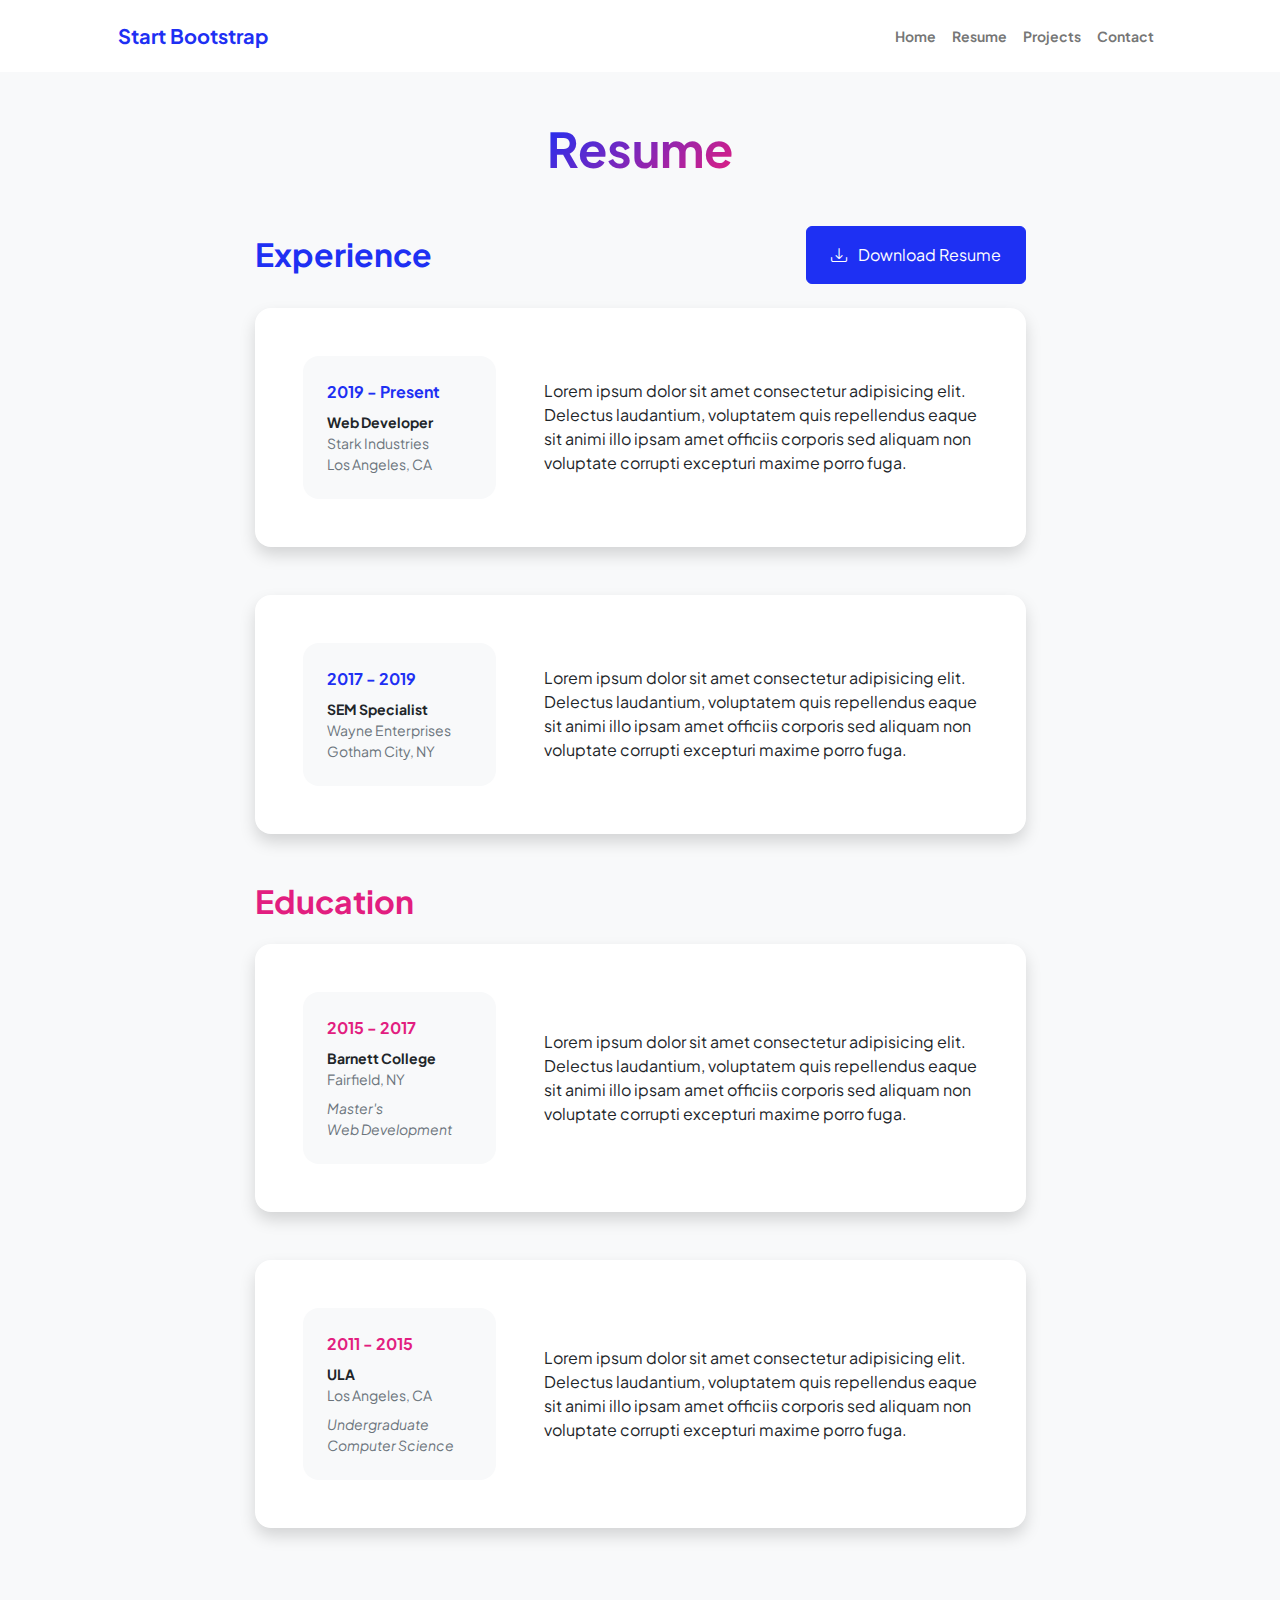
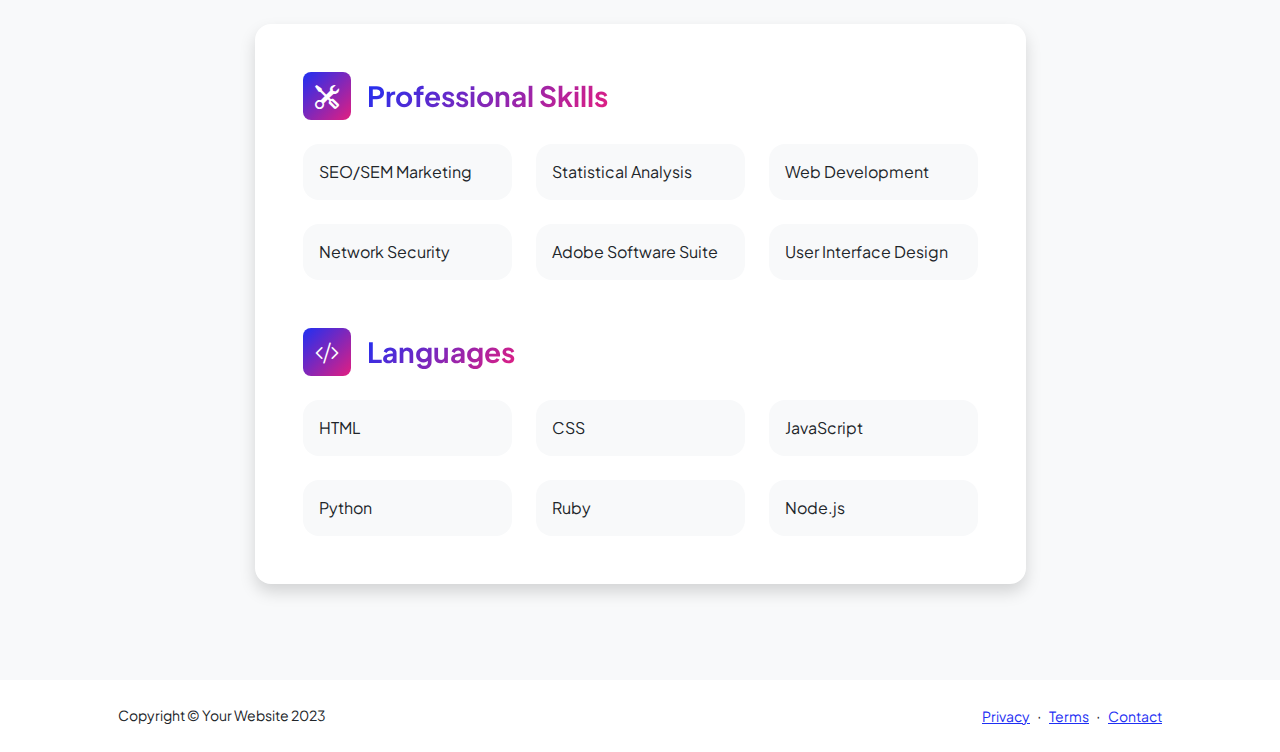
<file: resume.html>
<!DOCTYPE html>
<html lang="en">
    <head>
        <meta charset="utf-8" />
        <meta name="viewport" content="width=device-width, initial-scale=1, shrink-to-fit=no" />
        <meta name="description" content="" />
        <meta name="author" content="" />
        <title>Personal - Start Bootstrap Template</title>
        <!-- Favicon-->
        <link rel="icon" type="image/x-icon" href="assets/favicon.ico" />
        <!-- Custom Google font-->
        <link rel="preconnect" href="https://fonts.googleapis.com" />
        <link rel="preconnect" href="https://fonts.gstatic.com" crossorigin />
        <link href="https://fonts.googleapis.com/css2?family=Plus+Jakarta+Sans:wght@100;200;300;400;500;600;700;800;900&amp;display=swap" rel="stylesheet" />
        <!-- Bootstrap icons-->
        <link href="https://cdn.jsdelivr.net/npm/bootstrap-icons@1.8.1/font/bootstrap-icons.css" rel="stylesheet" />
        <!-- Core theme CSS (includes Bootstrap)-->
        <link href="css/styles.css" rel="stylesheet" />
    </head>
    <body class="d-flex flex-column h-100 bg-light">
        <main class="flex-shrink-0">
            <!-- Navigation-->
            <nav class="navbar navbar-expand-lg navbar-light bg-white py-3">
                <div class="container px-5">
                    <a class="navbar-brand" href="index.html"><span class="fw-bolder text-primary">Start Bootstrap</span></a>
                    <button class="navbar-toggler" type="button" data-bs-toggle="collapse" data-bs-target="#navbarSupportedContent" aria-controls="navbarSupportedContent" aria-expanded="false" aria-label="Toggle navigation"><span class="navbar-toggler-icon"></span></button>
                    <div class="collapse navbar-collapse" id="navbarSupportedContent">
                        <ul class="navbar-nav ms-auto mb-2 mb-lg-0 small fw-bolder">
                            <li class="nav-item"><a class="nav-link" href="index.html">Home</a></li>
                            <li class="nav-item"><a class="nav-link" href="resume.html">Resume</a></li>
                            <li class="nav-item"><a class="nav-link" href="projects.html">Projects</a></li>
                            <li class="nav-item"><a class="nav-link" href="contact.html">Contact</a></li>
                        </ul>
                    </div>
                </div>
            </nav>
            <!-- Page Content-->
            <div class="container px-5 my-5">
                <div class="text-center mb-5">
                    <h1 class="display-5 fw-bolder mb-0"><span class="text-gradient d-inline">Resume</span></h1>
                </div>
                <div class="row gx-5 justify-content-center">
                    <div class="col-lg-11 col-xl-9 col-xxl-8">
                        <!-- Experience Section-->
                        <section>
                            <div class="d-flex align-items-center justify-content-between mb-4">
                                <h2 class="text-primary fw-bolder mb-0">Experience</h2>
                                <!-- Download resume button-->
                                <!-- Note: Set the link href target to a PDF file within your project-->
                                <a class="btn btn-primary px-4 py-3" href="#!">
                                    <div class="d-inline-block bi bi-download me-2"></div>
                                    Download Resume
                                </a>
                            </div>
                            <!-- Experience Card 1-->
                            <div class="card shadow border-0 rounded-4 mb-5">
                                <div class="card-body p-5">
                                    <div class="row align-items-center gx-5">
                                        <div class="col text-center text-lg-start mb-4 mb-lg-0">
                                            <div class="bg-light p-4 rounded-4">
                                                <div class="text-primary fw-bolder mb-2">2019 - Present</div>
                                                <div class="small fw-bolder">Web Developer</div>
                                                <div class="small text-muted">Stark Industries</div>
                                                <div class="small text-muted">Los Angeles, CA</div>
                                            </div>
                                        </div>
                                        <div class="col-lg-8"><div>Lorem ipsum dolor sit amet consectetur adipisicing elit. Delectus laudantium, voluptatem quis repellendus eaque sit animi illo ipsam amet officiis corporis sed aliquam non voluptate corrupti excepturi maxime porro fuga.</div></div>
                                    </div>
                                </div>
                            </div>
                            <!-- Experience Card 2-->
                            <div class="card shadow border-0 rounded-4 mb-5">
                                <div class="card-body p-5">
                                    <div class="row align-items-center gx-5">
                                        <div class="col text-center text-lg-start mb-4 mb-lg-0">
                                            <div class="bg-light p-4 rounded-4">
                                                <div class="text-primary fw-bolder mb-2">2017 - 2019</div>
                                                <div class="small fw-bolder">SEM Specialist</div>
                                                <div class="small text-muted">Wayne Enterprises</div>
                                                <div class="small text-muted">Gotham City, NY</div>
                                            </div>
                                        </div>
                                        <div class="col-lg-8"><div>Lorem ipsum dolor sit amet consectetur adipisicing elit. Delectus laudantium, voluptatem quis repellendus eaque sit animi illo ipsam amet officiis corporis sed aliquam non voluptate corrupti excepturi maxime porro fuga.</div></div>
                                    </div>
                                </div>
                            </div>
                        </section>
                        <!-- Education Section-->
                        <section>
                            <h2 class="text-secondary fw-bolder mb-4">Education</h2>
                            <!-- Education Card 1-->
                            <div class="card shadow border-0 rounded-4 mb-5">
                                <div class="card-body p-5">
                                    <div class="row align-items-center gx-5">
                                        <div class="col text-center text-lg-start mb-4 mb-lg-0">
                                            <div class="bg-light p-4 rounded-4">
                                                <div class="text-secondary fw-bolder mb-2">2015 - 2017</div>
                                                <div class="mb-2">
                                                    <div class="small fw-bolder">Barnett College</div>
                                                    <div class="small text-muted">Fairfield, NY</div>
                                                </div>
                                                <div class="fst-italic">
                                                    <div class="small text-muted">Master's</div>
                                                    <div class="small text-muted">Web Development</div>
                                                </div>
                                            </div>
                                        </div>
                                        <div class="col-lg-8"><div>Lorem ipsum dolor sit amet consectetur adipisicing elit. Delectus laudantium, voluptatem quis repellendus eaque sit animi illo ipsam amet officiis corporis sed aliquam non voluptate corrupti excepturi maxime porro fuga.</div></div>
                                    </div>
                                </div>
                            </div>
                            <!-- Education Card 2-->
                            <div class="card shadow border-0 rounded-4 mb-5">
                                <div class="card-body p-5">
                                    <div class="row align-items-center gx-5">
                                        <div class="col text-center text-lg-start mb-4 mb-lg-0">
                                            <div class="bg-light p-4 rounded-4">
                                                <div class="text-secondary fw-bolder mb-2">2011 - 2015</div>
                                                <div class="mb-2">
                                                    <div class="small fw-bolder">ULA</div>
                                                    <div class="small text-muted">Los Angeles, CA</div>
                                                </div>
                                                <div class="fst-italic">
                                                    <div class="small text-muted">Undergraduate</div>
                                                    <div class="small text-muted">Computer Science</div>
                                                </div>
                                            </div>
                                        </div>
                                        <div class="col-lg-8"><div>Lorem ipsum dolor sit amet consectetur adipisicing elit. Delectus laudantium, voluptatem quis repellendus eaque sit animi illo ipsam amet officiis corporis sed aliquam non voluptate corrupti excepturi maxime porro fuga.</div></div>
                                    </div>
                                </div>
                            </div>
                        </section>
                        <!-- Divider-->
                        <div class="pb-5"></div>
                        <!-- Skills Section-->
                        <section>
                            <!-- Skillset Card-->
                            <div class="card shadow border-0 rounded-4 mb-5">
                                <div class="card-body p-5">
                                    <!-- Professional skills list-->
                                    <div class="mb-5">
                                        <div class="d-flex align-items-center mb-4">
                                            <div class="feature bg-primary bg-gradient-primary-to-secondary text-white rounded-3 me-3"><i class="bi bi-tools"></i></div>
                                            <h3 class="fw-bolder mb-0"><span class="text-gradient d-inline">Professional Skills</span></h3>
                                        </div>
                                        <div class="row row-cols-1 row-cols-md-3 mb-4">
                                            <div class="col mb-4 mb-md-0"><div class="d-flex align-items-center bg-light rounded-4 p-3 h-100">SEO/SEM Marketing</div></div>
                                            <div class="col mb-4 mb-md-0"><div class="d-flex align-items-center bg-light rounded-4 p-3 h-100">Statistical Analysis</div></div>
                                            <div class="col"><div class="d-flex align-items-center bg-light rounded-4 p-3 h-100">Web Development</div></div>
                                        </div>
                                        <div class="row row-cols-1 row-cols-md-3">
                                            <div class="col mb-4 mb-md-0"><div class="d-flex align-items-center bg-light rounded-4 p-3 h-100">Network Security</div></div>
                                            <div class="col mb-4 mb-md-0"><div class="d-flex align-items-center bg-light rounded-4 p-3 h-100">Adobe Software Suite</div></div>
                                            <div class="col"><div class="d-flex align-items-center bg-light rounded-4 p-3 h-100">User Interface Design</div></div>
                                        </div>
                                    </div>
                                    <!-- Languages list-->
                                    <div class="mb-0">
                                        <div class="d-flex align-items-center mb-4">
                                            <div class="feature bg-primary bg-gradient-primary-to-secondary text-white rounded-3 me-3"><i class="bi bi-code-slash"></i></div>
                                            <h3 class="fw-bolder mb-0"><span class="text-gradient d-inline">Languages</span></h3>
                                        </div>
                                        <div class="row row-cols-1 row-cols-md-3 mb-4">
                                            <div class="col mb-4 mb-md-0"><div class="d-flex align-items-center bg-light rounded-4 p-3 h-100">HTML</div></div>
                                            <div class="col mb-4 mb-md-0"><div class="d-flex align-items-center bg-light rounded-4 p-3 h-100">CSS</div></div>
                                            <div class="col"><div class="d-flex align-items-center bg-light rounded-4 p-3 h-100">JavaScript</div></div>
                                        </div>
                                        <div class="row row-cols-1 row-cols-md-3">
                                            <div class="col mb-4 mb-md-0"><div class="d-flex align-items-center bg-light rounded-4 p-3 h-100">Python</div></div>
                                            <div class="col mb-4 mb-md-0"><div class="d-flex align-items-center bg-light rounded-4 p-3 h-100">Ruby</div></div>
                                            <div class="col"><div class="d-flex align-items-center bg-light rounded-4 p-3 h-100">Node.js</div></div>
                                        </div>
                                    </div>
                                </div>
                            </div>
                        </section>
                    </div>
                </div>
            </div>
        </main>
        <!-- Footer-->
        <footer class="bg-white py-4 mt-auto">
            <div class="container px-5">
                <div class="row align-items-center justify-content-between flex-column flex-sm-row">
                    <div class="col-auto"><div class="small m-0">Copyright &copy; Your Website 2023</div></div>
                    <div class="col-auto">
                        <a class="small" href="#!">Privacy</a>
                        <span class="mx-1">&middot;</span>
                        <a class="small" href="#!">Terms</a>
                        <span class="mx-1">&middot;</span>
                        <a class="small" href="#!">Contact</a>
                    </div>
                </div>
            </div>
        </footer>
        <!-- Bootstrap core JS-->
        <script src="https://cdn.jsdelivr.net/npm/bootstrap@5.2.3/dist/js/bootstrap.bundle.min.js"></script>
        <!-- Core theme JS-->
        <script src="js/scripts.js"></script>
    </body>
</html>
</file>
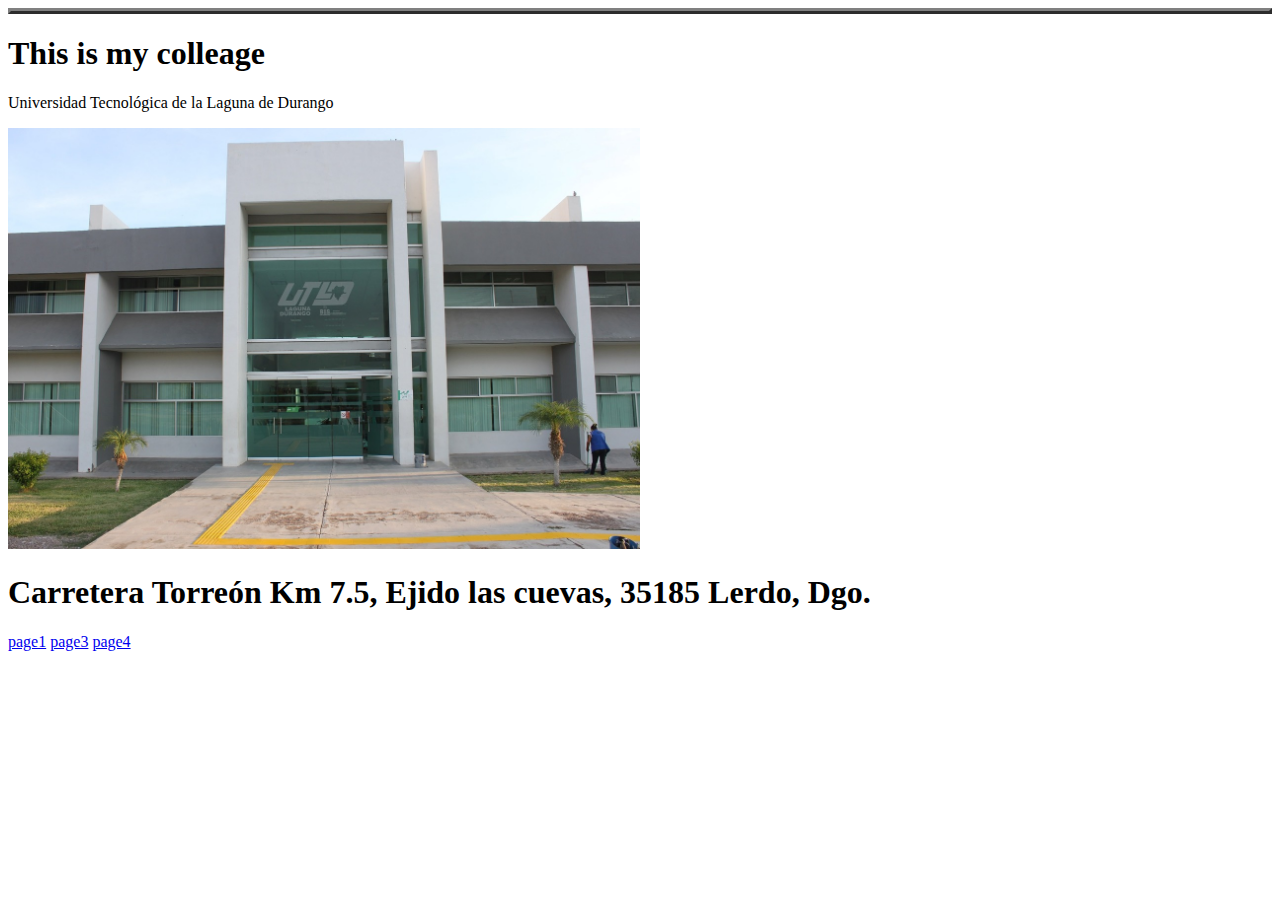
<file: Proyects/Homework1/page2.html>
<!DOCTYPE html>
<html lang="en">
<head>
    <meta charset="UTF-8">
    <meta name="viewport" content="width=device-width, initial-scale=1.0">
    <title>page2</title>
</head>
<body>
    <table border="3"width="100%"></table>
        <tr></tr>
        <td colspan="2">
            <h1>This is my colleage</h1>
            <p>Universidad Tecnológica de la Laguna de Durango </p>
        </td>
        

        <tr></tr>
        <td width="30%">
            <img src="./images/anime/utld.jpeg" alt="" width="50%">
        <td width="70%">
            <h1>Carretera Torreón Km 7.5, Ejido las cuevas, 35185 Lerdo, Dgo.</h1>
        </td>
        <tr>
            <td><a href="index.html">page1</a></td>
          <td><a href="page3.html">page3</a></td>
          <td><a href="./Web/page4.html">page4</a></td>
        </tr>
    </table>


</body>
</html>
</file>
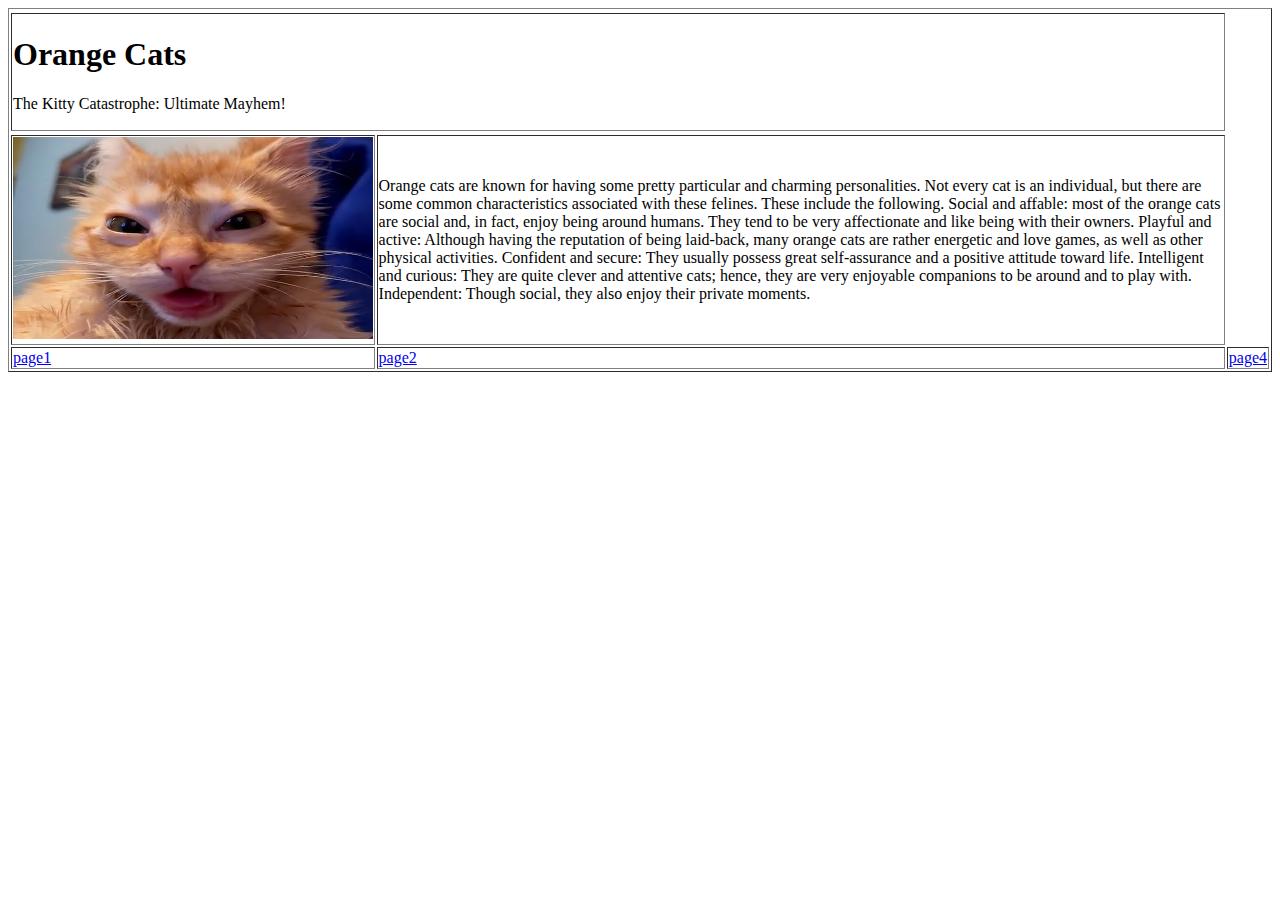
<file: Proyects/Homework1/page3.html>
<!DOCTYPE html>
<html lang="en">
<head>
    <meta charset="UTF-8">
    <meta name="viewport" content="width=device-width, initial-scale=1.0">
    <title>Page3</title>
</head>
<body>
    <table border="1"width="100%">
        <tr></tr>
        <td colspan="2">
            <h1>Orange Cats</h1>
            <p>The Kitty Catastrophe: Ultimate Mayhem!  </p>
        </td>
        

        <tr></tr>
        <td colspan="1" width="30%">
            <img src="./images/CATMEME.jpg" alt="" width="100%">
        <td colspan="1" width="70%">
            <p>Orange cats are known for having some pretty particular and charming personalities. Not every cat is an individual, but there are some common characteristics associated with these felines. These include the following.

                Social and affable: most of the orange cats are social and, in fact, enjoy being around humans. They tend to be very affectionate and like being with their owners.
                
                Playful and active: Although having the reputation of being laid-back, many orange cats are rather energetic and love games, as well as other physical activities.
                
                Confident and secure: They usually possess great self-assurance and a positive attitude toward life.
                
                Intelligent and curious: They are quite clever and attentive cats; hence, they are very enjoyable companions to be around and to play with.
                
                Independent: Though social, they also enjoy their private moments.</p>
            </td>
        <tr>
            <td><a href="index.html">page1</a></td>
            <td><a href="page2.html">page2</a></td>
            <td><a href="./Web/page4.html">page4</a></td>
        </tr>
    </table>

    
</body>
</html>
</file>
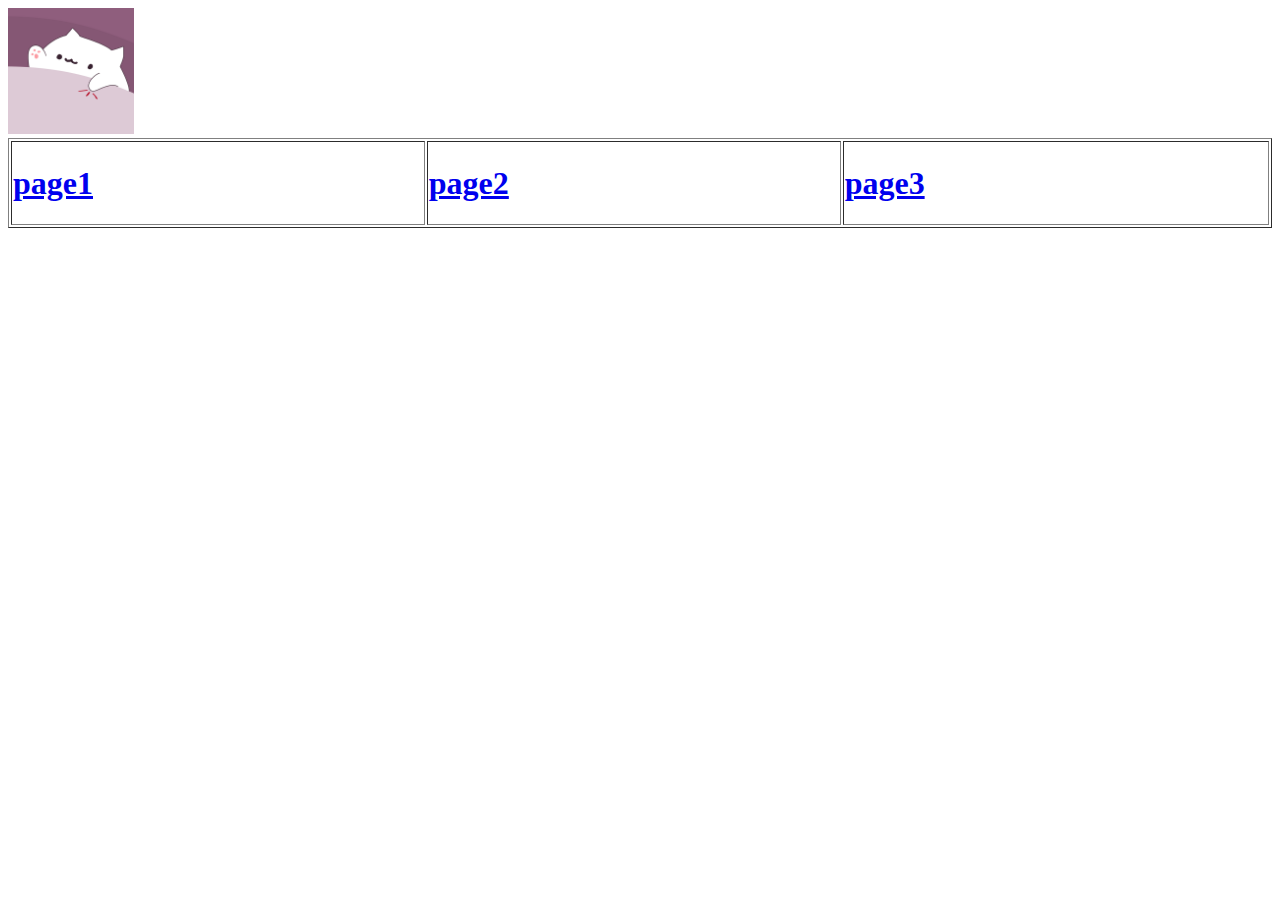
<file: Proyects/Homework1/Web/page4.html>
<!DOCTYPE html>
<html lang="en">
<head>
    <meta charset="UTF-8">
    <meta name="viewport" content="width=device-width, initial-scale=1.0">
    <title>Page4</title>
</head>
<body>
    <table border="1" width="100%">
        
        <img src="../images/anime/bongocat.png" alt="" width="10%">
        <tr>
            <td width="33%">
                <h1><a href="../index.html"> page1</a></h1>
            </td>
            <td width="33%">
                <h1><a href="../page2.html"> page2</a></h1>
            </td>
            <td width="34%">
                <h1><a href="../page3.html"> page3</a></h1>
            </td>
        </tr>
    </table>  
</body>
</html>
</file>
